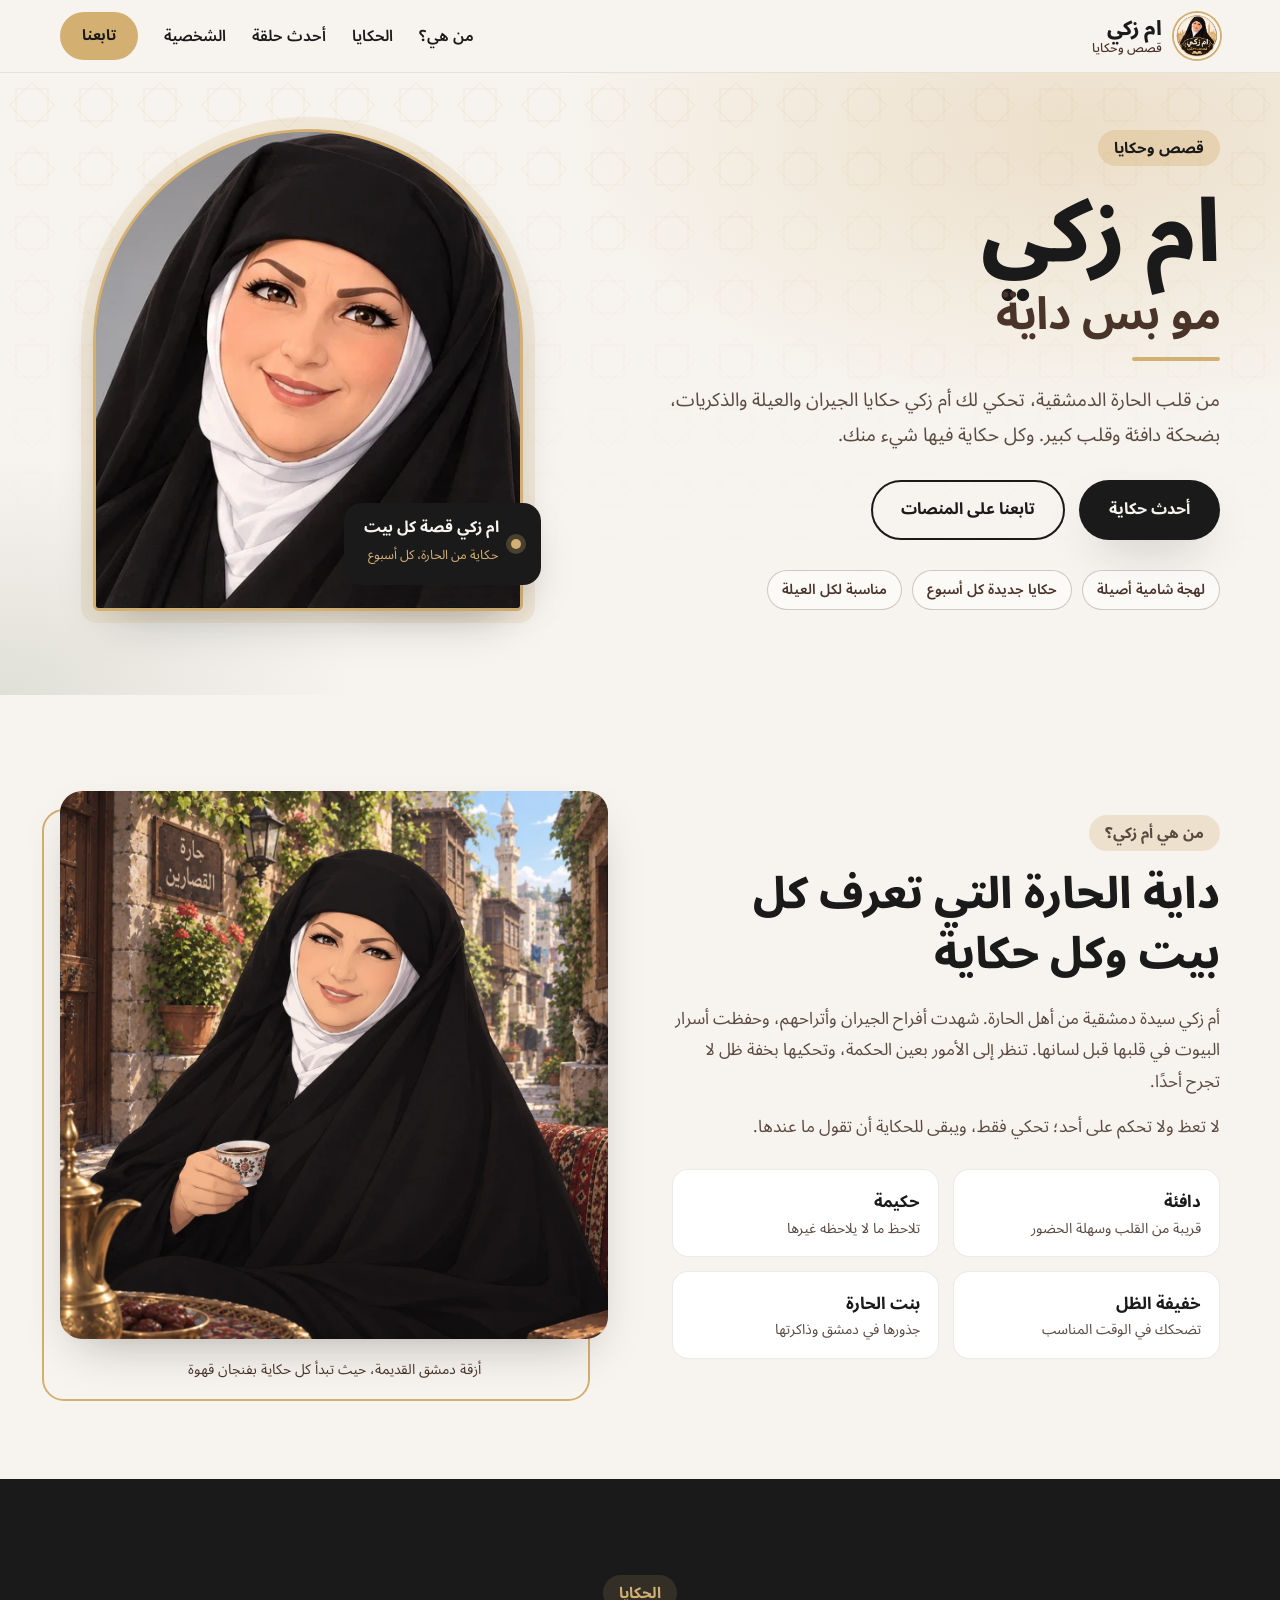
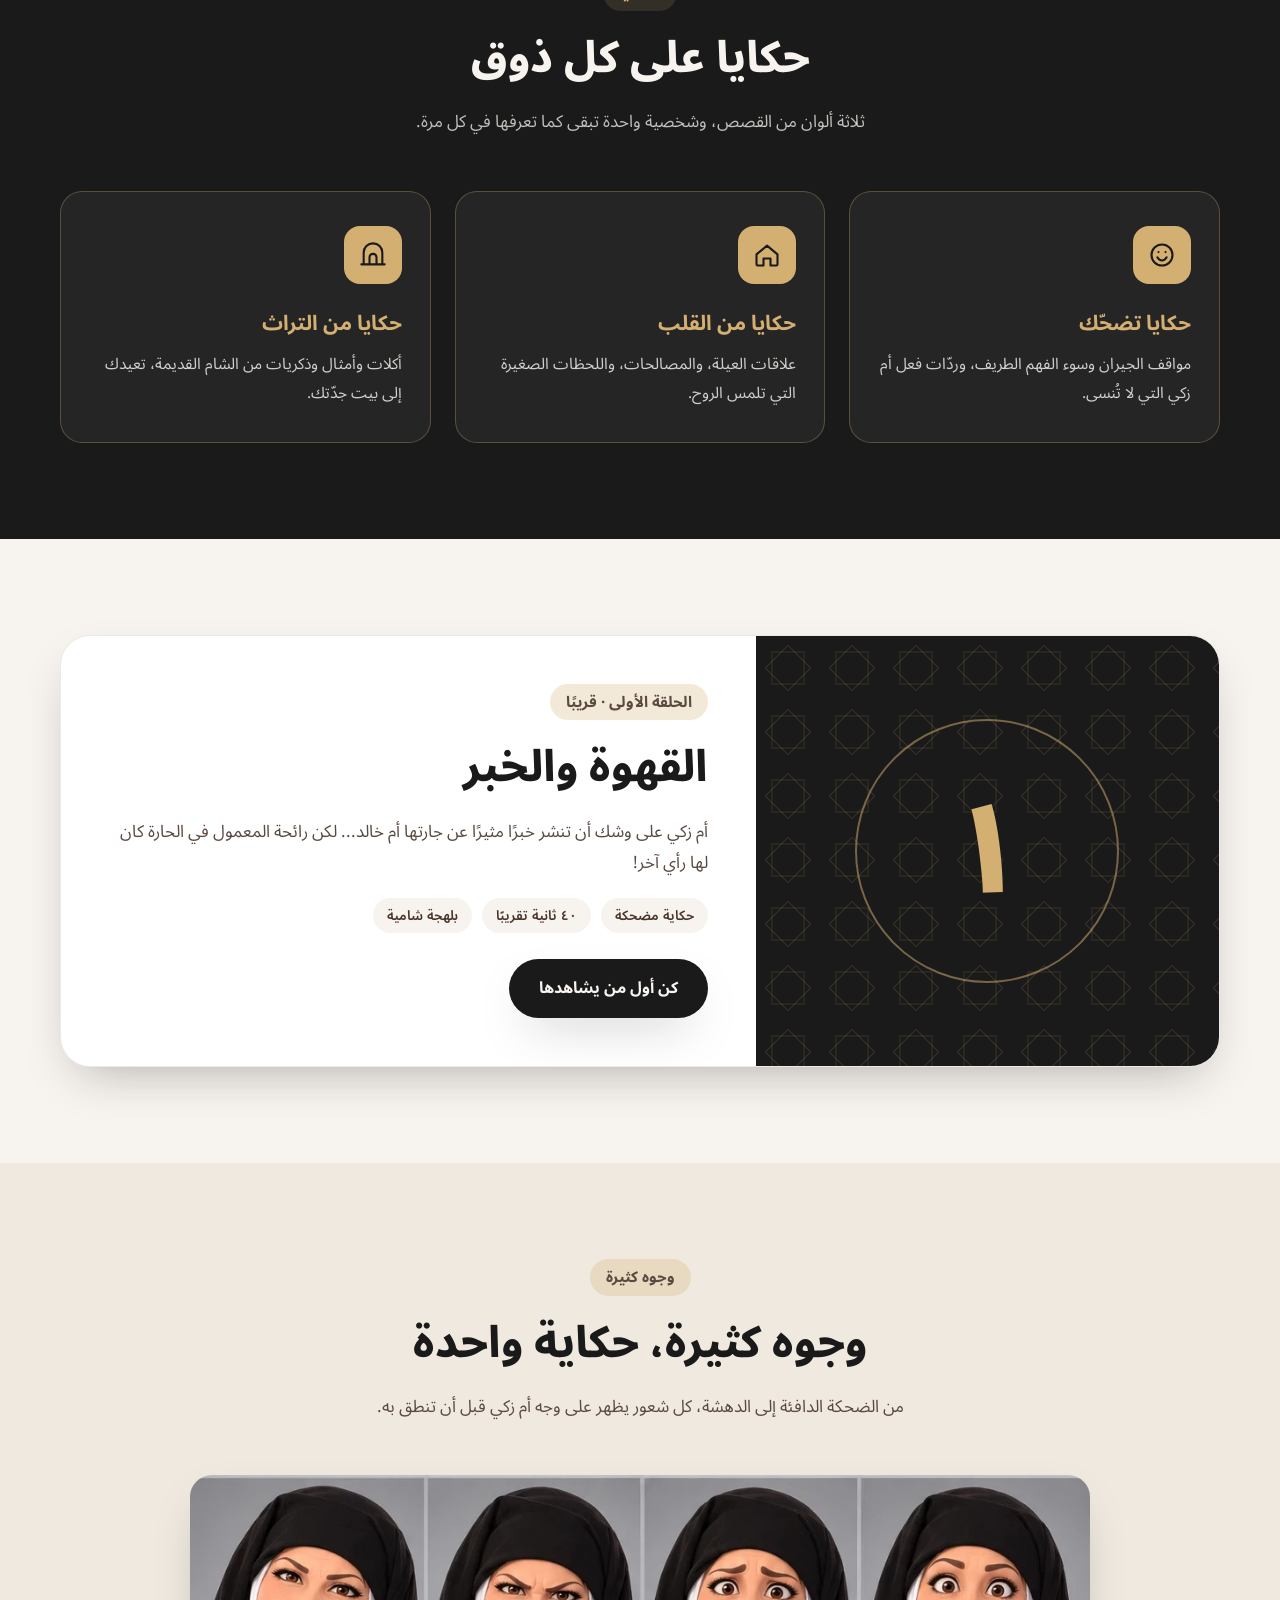
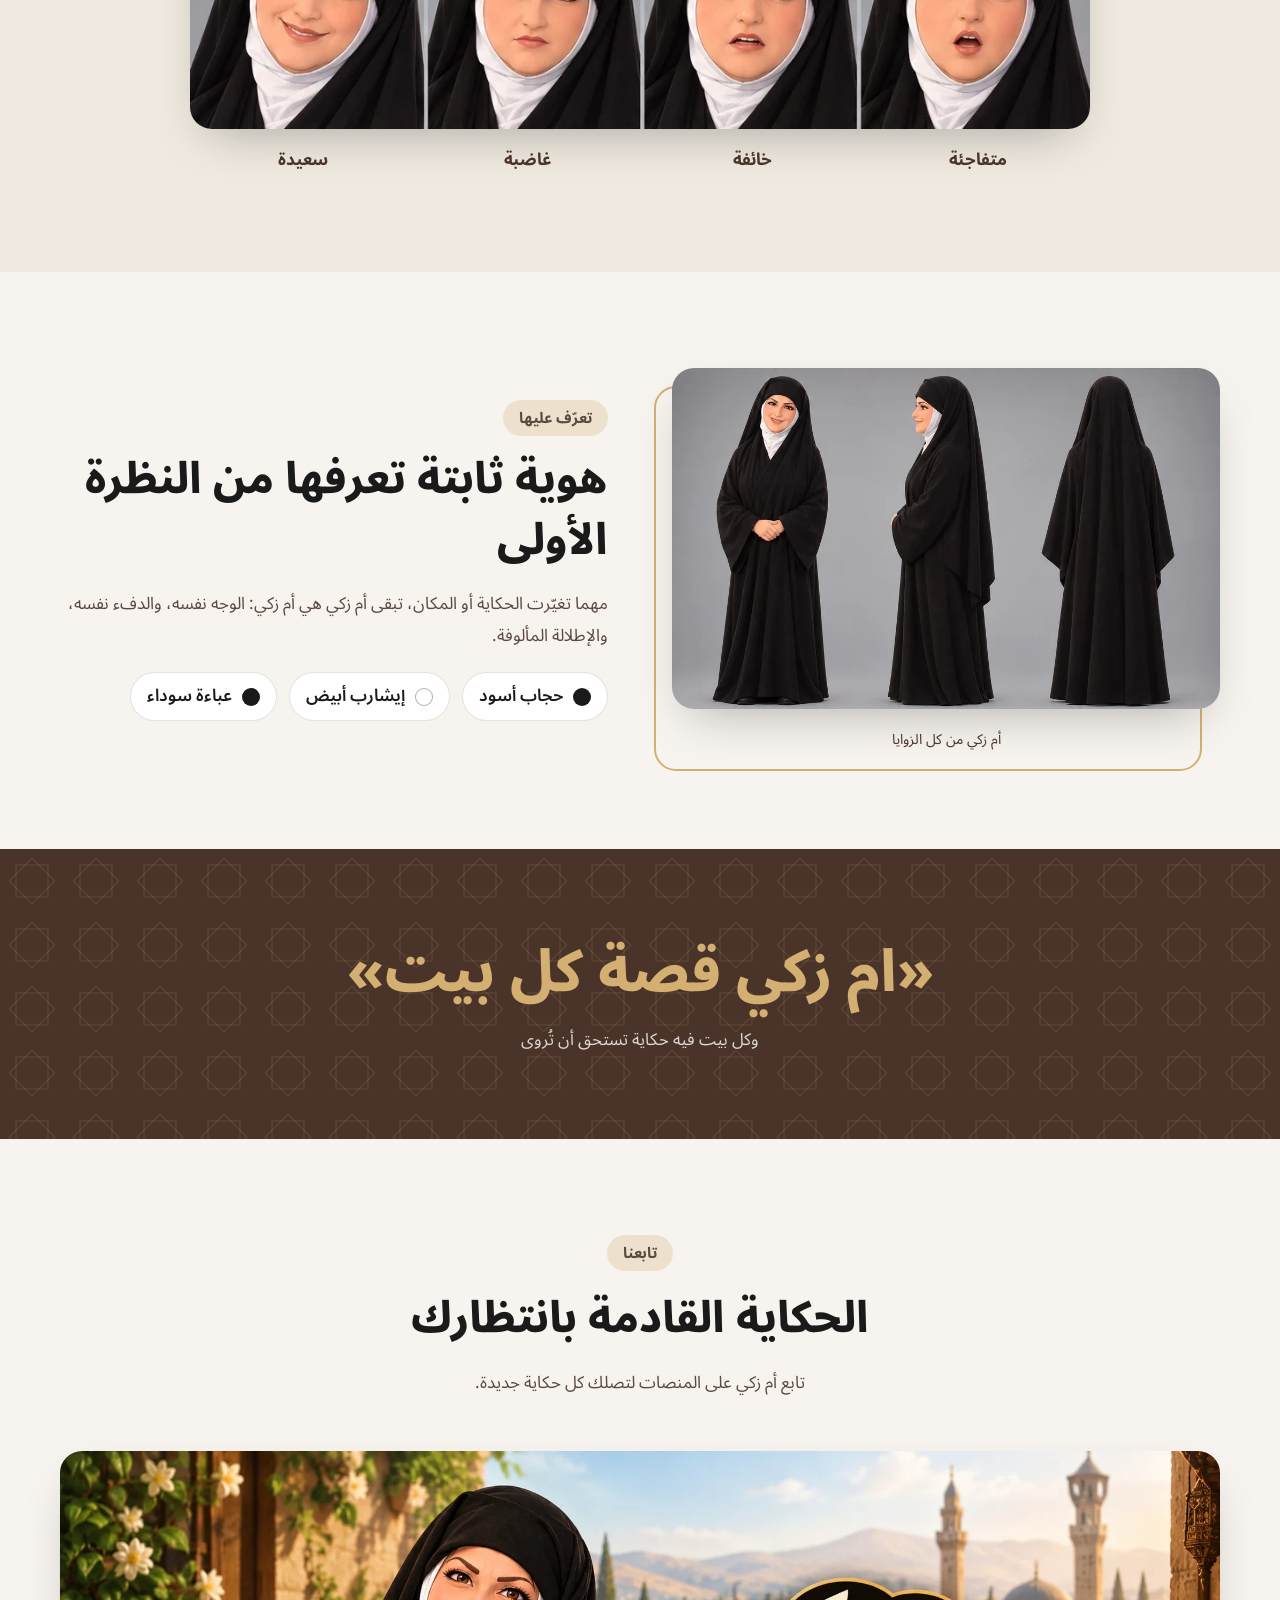
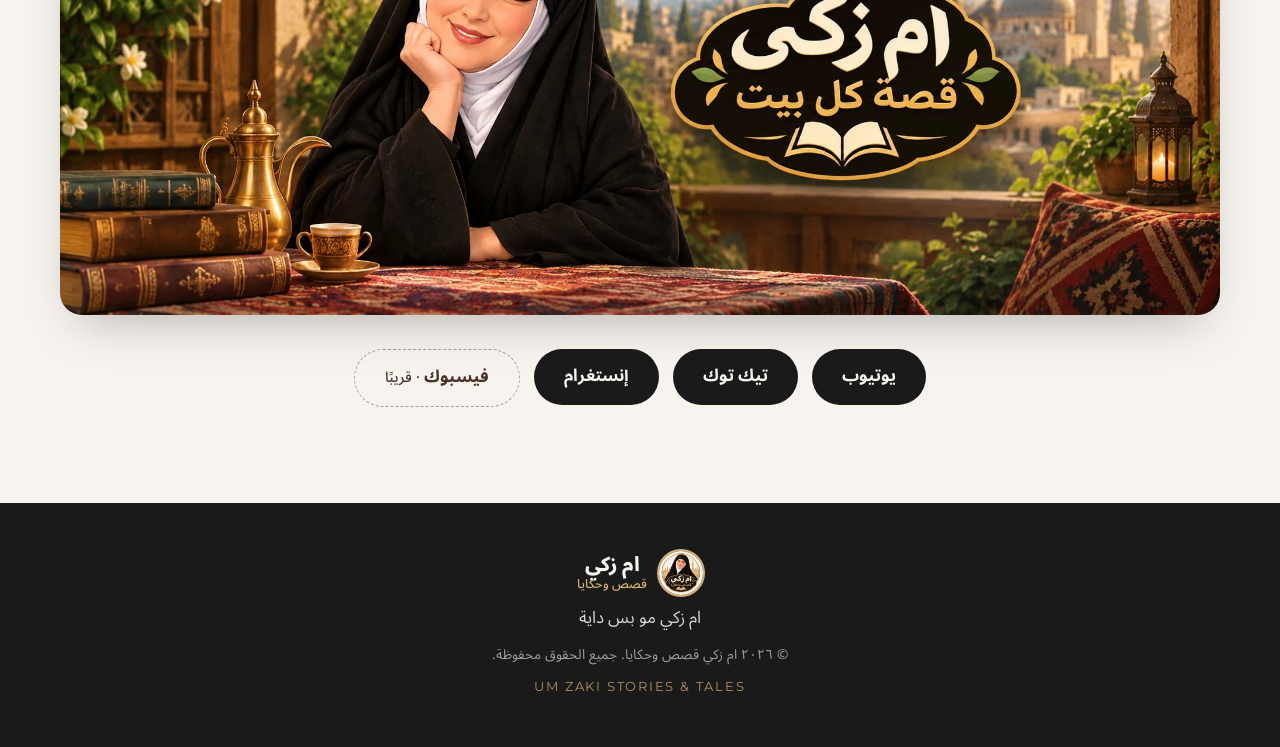
<file: index.html>
<!doctype html>
<html lang="ar" dir="rtl">
<head>
  <meta charset="utf-8">
  <meta name="viewport" content="width=device-width, initial-scale=1">
  <title>ام زكي | قصص وحكايا</title>
  <meta name="description" content="ام زكي مو بس داية. حكايا من قلب الحارة الدمشقية بلهجة شامية دافئة: قصص عن الجيران والعيلة والتراث، تضحّكك وتلمس قلبك.">
  <meta name="keywords" content="ام زكي, أم زكي, قصص وحكايا, حكايا شامية, لهجة دمشقية, قصص دمشقية, أنيميشن عربي">
  <meta name="theme-color" content="#1A1A1A">
  <link rel="canonical" href="https://YOUR_USERNAME.github.io/um-zaki/">

  <meta property="og:type" content="website">
  <meta property="og:locale" content="ar_AR">
  <meta property="og:title" content="ام زكي | قصص وحكايا">
  <meta property="og:description" content="ام زكي قصة كل بيت. حكايا شامية من قلب الحارة الدمشقية.">
  <meta property="og:url" content="https://YOUR_USERNAME.github.io/um-zaki/">
  <meta property="og:image" content="https://YOUR_USERNAME.github.io/um-zaki/assets/og-image.jpg">
  <meta name="twitter:card" content="summary_large_image">

  <link rel="icon" type="image/png" href="assets/favicon.png">
  <link rel="apple-touch-icon" href="assets/apple-touch-icon.png">

  <link rel="preconnect" href="https://fonts.googleapis.com">
  <link rel="preconnect" href="https://fonts.gstatic.com" crossorigin>
  <link href="https://fonts.googleapis.com/css2?family=Montserrat:wght@500;700&family=Noto+Sans+Arabic:wght@400;500;600;700;800&display=swap" rel="stylesheet">
  <link rel="stylesheet" href="css/style.css">
  <script>document.documentElement.classList.add('js');</script>
</head>
<body>
  <a class="skip" href="#main">انتقل إلى المحتوى</a>

  <header class="site-header" id="top">
    <div class="container bar">
      <a class="brand" href="#top" aria-label="ام زكي قصص وحكايا - الصفحة الرئيسية">
        <img src="assets/logo.webp" alt="" width="46" height="46">
        <span class="brand-text"><strong>ام زكي</strong><small>قصص وحكايا</small></span>
      </a>
      <nav id="nav" class="nav" aria-label="القائمة الرئيسية">
        <a href="#about">من هي؟</a>
        <a href="#stories">الحكايا</a>
        <a href="#episode">أحدث حلقة</a>
        <a href="#character">الشخصية</a>
        <a href="#follow" class="btn btn-gold btn-sm">تابعنا</a>
      </nav>
      <button class="menu-btn" id="menuBtn" aria-expanded="false" aria-controls="nav" aria-label="فتح القائمة">
        <span></span><span></span><span></span>
      </button>
    </div>
  </header>

  <main id="main">
    <!-- HERO -->
    <section class="hero">
      <div class="container hero-grid">
        <div class="hero-text reveal">
          <p class="eyebrow">قصص وحكايا</p>
          <h1>ام زكي<span>مو بس داية</span></h1>
          <p class="lead">من قلب الحارة الدمشقية، تحكي لك أم زكي حكايا الجيران والعيلة والذكريات، بضحكة دافئة وقلب كبير. وكل حكاية فيها شيء منك.</p>
          <div class="cta">
            <a class="btn btn-dark" href="#episode">أحدث حكاية</a>
            <a class="btn btn-line" href="#follow">تابعنا على المنصات</a>
          </div>
          <ul class="chips" aria-label="مميزات">
            <li>لهجة شامية أصيلة</li>
            <li>حكايا جديدة كل أسبوع</li>
            <li>مناسبة لكل العيلة</li>
          </ul>
        </div>
        <div class="hero-art reveal">
          <div class="arch">
            <img src="assets/portrait.webp" alt="أم زكي، سيدة دمشقية مبتسمة بحجاب أسود وإيشارب أبيض" width="1024" height="500" fetchpriority="high">
          </div>
          <div class="float-card">
            <span class="dot" aria-hidden="true"></span>
            <div><strong>ام زكي قصة كل بيت</strong><small>حكاية من الحارة، كل أسبوع</small></div>
          </div>
        </div>
      </div>
    </section>

    <!-- ABOUT -->
    <section class="section" id="about">
      <div class="container split">
        <div class="reveal">
          <p class="eyebrow dark">من هي أم زكي؟</p>
          <h2>داية الحارة التي تعرف كل بيت وكل حكاية</h2>
          <p>أم زكي سيدة دمشقية من أهل الحارة. شهدت أفراح الجيران وأتراحهم، وحفظت أسرار البيوت في قلبها قبل لسانها. تنظر إلى الأمور بعين الحكمة، وتحكيها بخفة ظل لا تجرح أحدًا.</p>
          <p>لا تعظ ولا تحكم على أحد؛ تحكي فقط، ويبقى للحكاية أن تقول ما عندها.</p>
          <ul class="traits">
            <li><b>دافئة</b><span>قريبة من القلب وسهلة الحضور</span></li>
            <li><b>حكيمة</b><span>تلاحظ ما لا يلاحظه غيرها</span></li>
            <li><b>خفيفة الظل</b><span>تضحكك في الوقت المناسب</span></li>
            <li><b>بنت الحارة</b><span>جذورها في دمشق وذاكرتها</span></li>
          </ul>
        </div>
        <figure class="frame reveal">
          <img src="assets/scene.webp" alt="أم زكي تحتسي القهوة في زقاق دمشقي قديم بين الياسمين والحجارة" width="1254" height="1254" loading="lazy">
          <figcaption>أزقة دمشق القديمة، حيث تبدأ كل حكاية بفنجان قهوة</figcaption>
        </figure>
      </div>
    </section>

    <!-- STORIES -->
    <section class="section dark pattern" id="stories">
      <div class="container">
        <header class="section-head reveal">
          <p class="eyebrow">الحكايا</p>
          <h2>حكايا على كل ذوق</h2>
          <p>ثلاثة ألوان من القصص، وشخصية واحدة تبقى كما تعرفها في كل مرة.</p>
        </header>
        <div class="cards">
          <article class="card reveal">
            <div class="icon" aria-hidden="true">
              <svg viewBox="0 0 24 24"><circle cx="12" cy="12" r="9"/><path d="M8 14c1 1.8 2.4 2.7 4 2.7s3-.9 4-2.7M9 9.5h.01M15 9.5h.01"/></svg>
            </div>
            <h3>حكايا تضحّك</h3>
            <p>مواقف الجيران وسوء الفهم الطريف، وردّات فعل أم زكي التي لا تُنسى.</p>
          </article>
          <article class="card reveal">
            <div class="icon" aria-hidden="true">
              <svg viewBox="0 0 24 24"><path d="M3 11.5 12 4l9 7.5V20a1 1 0 0 1-1 1h-5v-6H9v6H4a1 1 0 0 1-1-1z"/></svg>
            </div>
            <h3>حكايا من القلب</h3>
            <p>علاقات العيلة، والمصالحات، واللحظات الصغيرة التي تلمس الروح.</p>
          </article>
          <article class="card reveal">
            <div class="icon" aria-hidden="true">
              <svg viewBox="0 0 24 24"><path d="M4 20V10a8 8 0 0 1 16 0v10M2 20h20M9 20v-6a3 3 0 0 1 6 0v6"/></svg>
            </div>
            <h3>حكايا من التراث</h3>
            <p>أكلات وأمثال وذكريات من الشام القديمة، تعيدك إلى بيت جدّتك.</p>
          </article>
        </div>
      </div>
    </section>

    <!-- LATEST EPISODE -->
    <section class="section" id="episode">
      <div class="container episode reveal">
        <div class="episode-art" aria-hidden="true">
          <span class="ep-num">١</span>
        </div>
        <div class="episode-body">
          <p class="eyebrow dark">الحلقة الأولى · قريبًا</p>
          <h2>القهوة والخبر</h2>
          <p>أم زكي على وشك أن تنشر خبرًا مثيرًا عن جارتها أم خالد... لكن رائحة المعمول في الحارة كان لها رأي آخر!</p>
          <ul class="meta">
            <li>حكاية مضحكة</li>
            <li>٤٠ ثانية تقريبًا</li>
            <li>بلهجة شامية</li>
          </ul>
          <a class="btn btn-dark" href="#follow">كن أول من يشاهدها</a>
        </div>
      </div>
    </section>

    <!-- EXPRESSIONS -->
    <section class="section soft" id="expressions">
      <div class="container">
        <header class="section-head reveal">
          <p class="eyebrow dark">وجوه كثيرة</p>
          <h2>وجوه كثيرة، حكاية واحدة</h2>
          <p>من الضحكة الدافئة إلى الدهشة، كل شعور يظهر على وجه أم زكي قبل أن تنطق به.</p>
        </header>
        <div class="expr reveal">
          <img src="assets/expressions.webp" alt="أربعة تعابير لأم زكي: سعيدة، غاضبة، خائفة، متفاجئة" width="1024" height="288" loading="lazy">
          <ul class="expr-labels" aria-hidden="true">
            <li>سعيدة</li><li>غاضبة</li><li>خائفة</li><li>متفاجئة</li>
          </ul>
        </div>
      </div>
    </section>

    <!-- CHARACTER -->
    <section class="section" id="character">
      <div class="container split flip">
        <figure class="frame wide reveal">
          <img src="assets/turnaround.webp" alt="أم زكي من الأمام والجانب والخلف بحجاب أسود وإيشارب أبيض وعباءة سوداء" width="1024" height="638" loading="lazy">
          <figcaption>أم زكي من كل الزوايا</figcaption>
        </figure>
        <div class="reveal">
          <p class="eyebrow dark">تعرّف عليها</p>
          <h2>هوية ثابتة تعرفها من النظرة الأولى</h2>
          <p>مهما تغيّرت الحكاية أو المكان، تبقى أم زكي هي أم زكي: الوجه نفسه، والدفء نفسه، والإطلالة المألوفة.</p>
          <ul class="look">
            <li><i style="--c:#1A1A1A"></i>حجاب أسود</li>
            <li><i style="--c:#FFFFFF"></i>إيشارب أبيض</li>
            <li><i style="--c:#1A1A1A"></i>عباءة سوداء</li>
          </ul>
        </div>
      </div>
    </section>

    <!-- QUOTE -->
    <section class="quote pattern">
      <div class="container reveal">
        <p>«ام زكي قصة كل بيت»</p>
        <small>وكل بيت فيه حكاية تستحق أن تُروى</small>
      </div>
    </section>

    <!-- FOLLOW -->
    <section class="section" id="follow">
      <div class="container">
        <header class="section-head reveal">
          <p class="eyebrow dark">تابعنا</p>
          <h2>الحكاية القادمة بانتظارك</h2>
          <p>تابع أم زكي على المنصات لتصلك كل حكاية جديدة.</p>
        </header>
        <img class="banner reveal" src="assets/banner.webp" alt="غلاف قناة ام زكي: أم زكي جالسة على طاولة مع كتب وفنجان قهوة أمام إطلالة على دمشق" width="1983" height="793" loading="lazy">
        <ul class="social reveal">
          <li><a data-social="youtube" href="#follow">يوتيوب</a></li>
          <li><a data-social="tiktok" href="#follow">تيك توك</a></li>
          <li><a data-social="instagram" href="#follow">إنستغرام</a></li>
          <li><a data-social="facebook" href="#follow">فيسبوك</a></li>
        </ul>
      </div>
    </section>
  </main>

  <footer class="site-footer">
    <div class="container foot">
      <a class="brand light" href="#top">
        <img src="assets/logo.webp" alt="" width="44" height="44" loading="lazy">
        <span class="brand-text"><strong>ام زكي</strong><small>قصص وحكايا</small></span>
      </a>
      <p>ام زكي مو بس داية</p>
      <p class="copy">© <span id="year">٢٠٢٦</span> ام زكي قصص وحكايا. جميع الحقوق محفوظة.</p>
      <p class="ltr">Um Zaki Stories &amp; Tales</p>
    </div>
  </footer>

  <script src="js/main.js"></script>
</body>
</html>
</file>
<file: css/style.css>
/* ام زكي قصص وحكايا — brand tokens from the design system */
:root{
  --charcoal:#1A1A1A; --oud:#4A342A; --cream:#F7F4EF; --gold:#D4AF72; --olive:#6B765B; --white:#FFFFFF;
  --cream-2:#EFE9DF; --ink-soft:#5b4a41;
  --radius:22px; --shadow:0 20px 50px -20px rgba(26,26,26,.35);
  --ar:"Noto Sans Arabic",system-ui,-apple-system,"Segoe UI",Tahoma,sans-serif;
  --en:"Montserrat",var(--ar);
  --star:url("data:image/svg+xml,%3Csvg xmlns='http://www.w3.org/2000/svg' width='64' height='64' viewBox='0 0 64 64'%3E%3Cg fill='none' stroke='%23D4AF72' stroke-opacity='.16' stroke-width='1'%3E%3Crect x='16' y='16' width='32' height='32'/%3E%3Crect x='16' y='16' width='32' height='32' transform='rotate(45 32 32)'/%3E%3C/g%3E%3C/svg%3E");
}
*{box-sizing:border-box;margin:0}
html{scroll-behavior:smooth;scroll-padding-top:84px}
body{font-family:var(--ar);background:var(--cream);color:var(--charcoal);line-height:1.85;font-size:17px;-webkit-font-smoothing:antialiased;text-rendering:optimizeLegibility}
img{max-width:100%;height:auto;display:block}
ul{list-style:none;padding:0}
a{color:inherit}
:focus-visible{outline:3px solid var(--gold);outline-offset:3px;border-radius:6px}
.container{width:min(1160px,100% - 40px);margin-inline:auto}
.skip{position:absolute;inset-inline-start:12px;top:-60px;background:var(--charcoal);color:var(--white);padding:10px 16px;border-radius:10px;z-index:100}
.skip:focus{top:12px}

/* Header */
.site-header{position:sticky;top:0;z-index:50;background:rgba(247,244,239,.86);backdrop-filter:blur(14px);-webkit-backdrop-filter:blur(14px);border-bottom:1px solid rgba(74,52,42,.1)}
.bar{display:flex;align-items:center;justify-content:space-between;height:72px}
.brand{display:flex;align-items:center;gap:12px;text-decoration:none}
.brand img{border-radius:50%;box-shadow:0 0 0 2px var(--gold)}
.brand-text{display:flex;flex-direction:column;line-height:1.2}
.brand-text strong{font-size:1.25rem;font-weight:800}
.brand-text small{font-size:.78rem;color:var(--oud);font-weight:500}
.nav{display:flex;align-items:center;gap:26px;font-weight:600;font-size:.97rem}
.nav a:not(.btn){text-decoration:none;position:relative;padding:4px 0}
.nav a:not(.btn)::after{content:"";position:absolute;inset-inline:0;bottom:-2px;height:2px;background:var(--gold);transform:scaleX(0);transition:transform .25s}
.nav a:not(.btn):hover::after{transform:scaleX(1)}
.menu-btn{display:none;background:none;border:0;width:44px;height:44px;cursor:pointer;flex-direction:column;justify-content:center;align-items:center;gap:6px}
.menu-btn span{width:24px;height:2px;background:var(--charcoal);transition:.25s}
.menu-btn[aria-expanded="true"] span:nth-child(1){transform:translateY(8px) rotate(45deg)}
.menu-btn[aria-expanded="true"] span:nth-child(2){opacity:0}
.menu-btn[aria-expanded="true"] span:nth-child(3){transform:translateY(-8px) rotate(-45deg)}

/* Buttons */
.btn{display:inline-flex;align-items:center;justify-content:center;gap:8px;padding:13px 28px;border-radius:999px;font-weight:700;text-decoration:none;font-family:var(--ar);font-size:1rem;border:2px solid transparent;transition:transform .2s,box-shadow .2s,background .2s,color .2s}
.btn:hover{transform:translateY(-2px)}
.btn-dark{background:var(--charcoal);color:var(--cream);box-shadow:var(--shadow)}
.btn-dark:hover{background:var(--oud)}
.btn-line{border-color:var(--charcoal);color:var(--charcoal)}
.btn-line:hover{background:var(--charcoal);color:var(--cream)}
.btn-gold{background:var(--gold);color:var(--charcoal)}
.btn-gold:hover{box-shadow:0 10px 24px -10px var(--gold)}
.btn-sm{padding:8px 20px;font-size:.92rem}

/* Hero */
.hero{position:relative;overflow:hidden;padding:56px 0 84px;background:
  radial-gradient(900px 480px at 85% 10%,rgba(212,175,114,.30),transparent 60%),
  radial-gradient(600px 400px at 0% 100%,rgba(107,118,91,.16),transparent 60%),var(--cream)}
.hero::before{content:"";position:absolute;inset:0;background:var(--star);opacity:.9;mask-image:linear-gradient(to bottom,#000,transparent 85%);-webkit-mask-image:linear-gradient(to bottom,#000,transparent 85%);pointer-events:none}
.hero-grid{position:relative;display:grid;grid-template-columns:1.1fr .9fr;gap:56px;align-items:center}
.eyebrow{display:inline-block;font-weight:700;font-size:.95rem;color:var(--charcoal);background:rgba(212,175,114,.35);padding:4px 16px;border-radius:999px;margin-bottom:18px}
.eyebrow.dark{background:rgba(212,175,114,.28)}
.dark .eyebrow,.section.dark .eyebrow{color:var(--gold);background:rgba(212,175,114,.14)}
h1{font-size:clamp(3rem,7.5vw,5.4rem);line-height:1.15;font-weight:800;letter-spacing:-.5px}
h1 span{display:block;font-size:.52em;color:var(--oud);font-weight:700;margin-top:6px;position:relative}
h1 span::after{content:"";display:block;width:88px;height:4px;border-radius:4px;background:var(--gold);margin-top:16px}
.lead{font-size:1.18rem;color:var(--ink-soft);max-width:34em;margin:22px 0 28px}
.cta{display:flex;flex-wrap:wrap;gap:14px}
.chips{display:flex;flex-wrap:wrap;gap:10px;margin-top:30px}
.chips li{font-size:.88rem;font-weight:600;color:var(--oud);padding:6px 14px;border:1px solid rgba(74,52,42,.25);border-radius:999px;background:rgba(255,255,255,.5)}
.hero-art{position:relative;justify-self:center;width:min(100%,430px)}
.arch{aspect-ratio:1/1.12;border-radius:999px 999px 28px 28px;overflow:hidden;border:3px solid var(--gold);box-shadow:var(--shadow),0 0 0 12px rgba(212,175,114,.18);background:#8d8f93}
.arch img{width:100%;height:100%;object-fit:cover;object-position:50% 28%}
.float-card{position:absolute;inset-inline-start:-18px;bottom:26px;display:flex;align-items:center;gap:12px;background:var(--charcoal);color:var(--cream);padding:14px 20px;border-radius:18px;box-shadow:var(--shadow);max-width:270px}
.float-card strong{display:block;font-size:.98rem;line-height:1.4}
.float-card small{color:var(--gold);font-size:.8rem}
.float-card .dot{width:10px;height:10px;border-radius:50%;background:var(--gold);box-shadow:0 0 0 5px rgba(212,175,114,.25);flex:none}

/* Sections */
.section{padding:96px 0}
.section.soft{background:var(--cream-2)}
.section.dark{background:var(--charcoal);color:var(--cream)}
.pattern{background-image:var(--star)}
.section.dark.pattern{background-color:var(--charcoal)}
h2{font-size:clamp(1.8rem,3.8vw,2.7rem);line-height:1.4;font-weight:800;margin-bottom:18px}
.section-head{text-align:center;max-width:680px;margin:0 auto 52px}
.section-head p{color:var(--ink-soft)}
.dark .section-head p{color:rgba(247,244,239,.75)}
.split{display:grid;grid-template-columns:1fr 1fr;gap:64px;align-items:center}
.split p{color:var(--ink-soft);margin-bottom:14px}
.frame{position:relative}
.frame img{border-radius:var(--radius);box-shadow:var(--shadow);width:100%}
.frame::before{content:"";position:absolute;inset:18px -18px -18px 18px;border:2px solid var(--gold);border-radius:var(--radius);z-index:-1}
[dir=rtl] .frame::before{inset:18px 18px -18px -18px}
.frame figcaption{font-size:.88rem;color:var(--oud);margin-top:18px;text-align:center}
.traits{display:grid;grid-template-columns:1fr 1fr;gap:14px;margin-top:26px}
.traits li{background:var(--white);border-radius:16px;padding:16px 18px;border:1px solid rgba(74,52,42,.1)}
.traits b{display:block;font-size:1.05rem;color:var(--charcoal)}
.traits span{font-size:.88rem;color:var(--ink-soft);line-height:1.6;display:block}

/* Cards */
.cards{display:grid;grid-template-columns:repeat(3,1fr);gap:24px}
.card{background:rgba(255,255,255,.05);border:1px solid rgba(212,175,114,.3);border-radius:var(--radius);padding:34px 28px;transition:transform .3s,background .3s,border-color .3s}
.card:hover{transform:translateY(-6px);background:rgba(212,175,114,.09);border-color:var(--gold)}
.icon{width:58px;height:58px;border-radius:16px;background:var(--gold);display:grid;place-items:center;margin-bottom:20px}
.icon svg{width:28px;height:28px;fill:none;stroke:var(--charcoal);stroke-width:1.8;stroke-linecap:round;stroke-linejoin:round}
.card h3{font-size:1.3rem;margin-bottom:8px;color:var(--gold)}
.card p{color:rgba(247,244,239,.82);font-size:.98rem}

/* Episode */
.episode{display:grid;grid-template-columns:.8fr 1.2fr;gap:0;background:var(--white);border-radius:30px;overflow:hidden;box-shadow:var(--shadow);border:1px solid rgba(74,52,42,.1)}
.episode-art{position:relative;min-height:320px;display:grid;place-items:center;background:var(--charcoal) var(--star);overflow:hidden}
.episode-art::after{content:"";position:absolute;width:260px;height:260px;border:2px solid var(--gold);border-radius:50%;opacity:.5}
.ep-num{position:relative;z-index:1;font-size:8rem;font-weight:800;color:var(--gold);line-height:1}
.episode-body{padding:48px}
.episode-body p{color:var(--ink-soft)}
.meta{display:flex;flex-wrap:wrap;gap:10px;margin:18px 0 26px}
.meta li{font-size:.85rem;font-weight:600;background:var(--cream);padding:5px 14px;border-radius:999px;color:var(--oud)}

/* Expressions */
.expr{max-width:900px;margin:auto}
.expr img{border-radius:var(--radius);box-shadow:var(--shadow);width:100%}
.expr-labels{display:grid;grid-template-columns:repeat(4,1fr);margin-top:16px;text-align:center;font-weight:700;color:var(--oud);direction:ltr}

/* Character */
.look{display:flex;flex-wrap:wrap;gap:12px;margin-top:20px}
.look li{display:flex;align-items:center;gap:10px;font-weight:600;background:var(--white);border:1px solid rgba(74,52,42,.14);padding:8px 16px;border-radius:999px}
.look i{width:18px;height:18px;border-radius:50%;background:var(--c);border:1px solid rgba(26,26,26,.35)}

/* Quote */
.quote{background-color:var(--oud);color:var(--cream);text-align:center;padding:84px 0}
.quote p{font-size:clamp(2rem,5vw,3.6rem);font-weight:800;color:var(--gold);line-height:1.4}
.quote small{display:block;margin-top:10px;font-size:1.05rem;opacity:.85}

/* Follow */
.banner{border-radius:var(--radius);box-shadow:var(--shadow);width:100%;margin-bottom:34px}
.social{display:flex;flex-wrap:wrap;gap:14px;justify-content:center}
.social a{display:inline-block;padding:12px 30px;border-radius:999px;font-weight:700;text-decoration:none;background:var(--charcoal);color:var(--cream);transition:.2s}
.social a:hover{background:var(--gold);color:var(--charcoal);transform:translateY(-2px)}
.social a[aria-disabled=true]{background:transparent;color:var(--oud);border:1px dashed rgba(74,52,42,.45);cursor:default;pointer-events:none}
.social a[aria-disabled=true]::after{content:" · قريبًا";font-weight:500;font-size:.85em}

/* Footer */
.site-footer{background:var(--charcoal);color:var(--cream);padding:48px 0;text-align:center}
.foot{display:flex;flex-direction:column;align-items:center;gap:8px}
.brand.light .brand-text small{color:var(--gold)}
.site-footer p{opacity:.85}
.site-footer .copy{font-size:.85rem;opacity:.6}
.ltr{direction:ltr;font-family:var(--en);font-size:.8rem;letter-spacing:.14em;text-transform:uppercase;color:var(--gold);opacity:.8!important}

/* Motion */
.js .reveal{opacity:0;transform:translateY(28px);transition:opacity .8s ease,transform .8s ease}
.js .reveal.in{opacity:1;transform:none}
.cards .reveal:nth-child(2){transition-delay:.12s}
.cards .reveal:nth-child(3){transition-delay:.24s}
@media (prefers-reduced-motion:reduce){
  html{scroll-behavior:auto}
  .js .reveal{opacity:1;transform:none;transition:none}
  *{transition:none!important}
}

/* Responsive */
@media (max-width:900px){
  .hero-grid,.split,.episode{grid-template-columns:1fr}
  .split{gap:48px}
  .flip .frame{order:2}
  .hero-art{order:-1;width:min(86%,340px);margin-bottom:8px}
  .float-card{inset-inline-start:50%;transform:translateX(50%);bottom:-22px;width:max-content;max-width:92%}
  .hero{padding:36px 0 64px}
  .hero-text{margin-top:18px}
  .cards{grid-template-columns:1fr}
  .section{padding:72px 0}
  .episode-art{min-height:200px}
  .ep-num{font-size:6rem}
  .episode-body{padding:32px 24px}
  .frame::before{inset:12px -10px -12px 10px}
  [dir=rtl] .frame::before{inset:12px 10px -12px -10px}
  .menu-btn{display:flex}
  .nav{position:absolute;inset-inline:0;top:72px;flex-direction:column;align-items:stretch;gap:0;background:var(--cream);border-bottom:1px solid rgba(74,52,42,.12);padding:8px 20px 20px;display:none}
  .nav.open{display:flex}
  .nav a:not(.btn){padding:14px 4px;border-bottom:1px solid rgba(74,52,42,.08)}
  .nav .btn{margin-top:14px}
}
@media (max-width:520px){
  body{font-size:16px}
  .traits{grid-template-columns:1fr}
}
</file>
